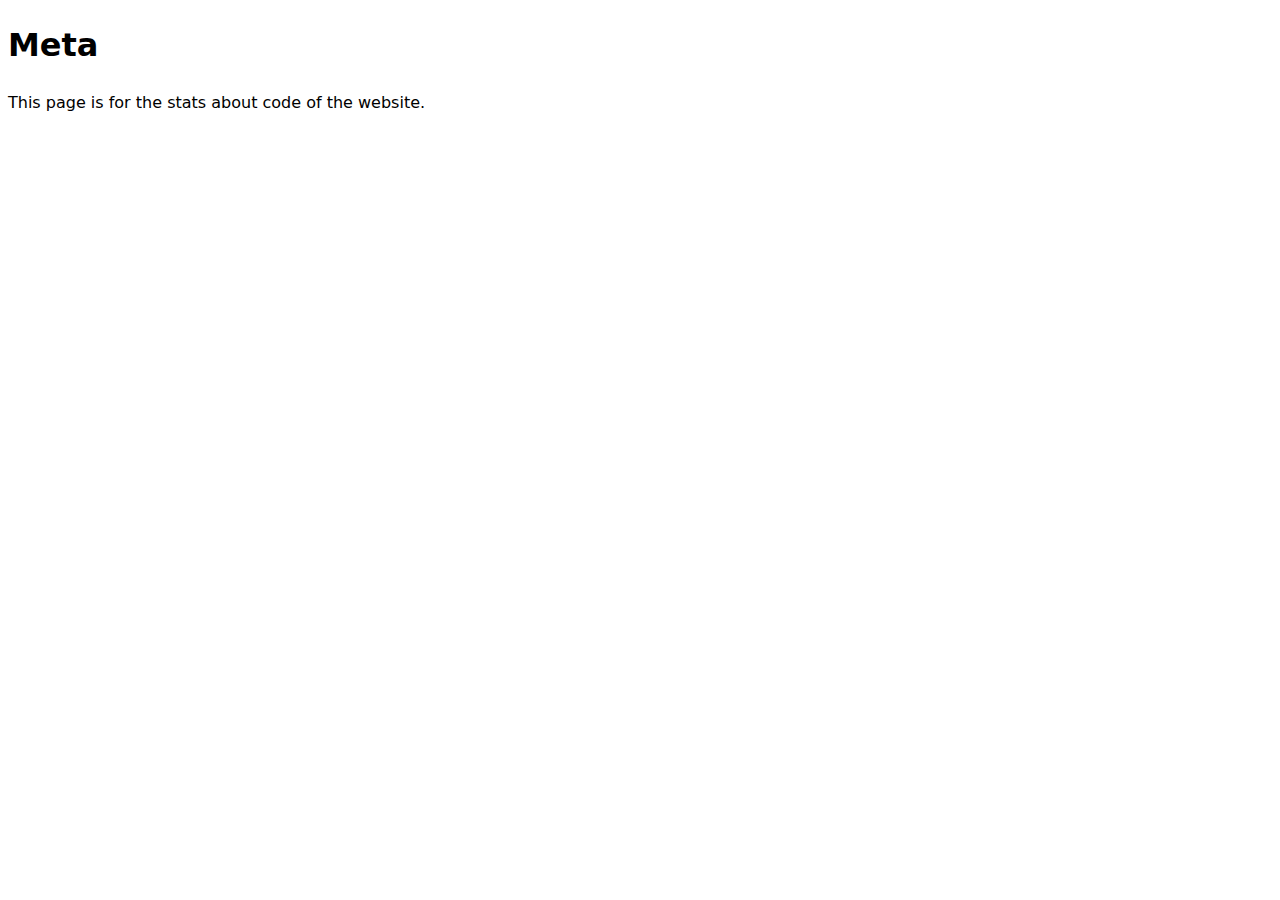
<file: meta/index.html>
<!DOCTYPE html>
<html lang="en">
<head>
    <meta charset="UTF-8">
    <title>Meta</title>
    <link rel="stylesheet" href="../style.css" />
</head>
<body>
    <h1>Meta</h1>
    <p>This page is for the stats about code of the website.</p>
</body>
</html>
</file>
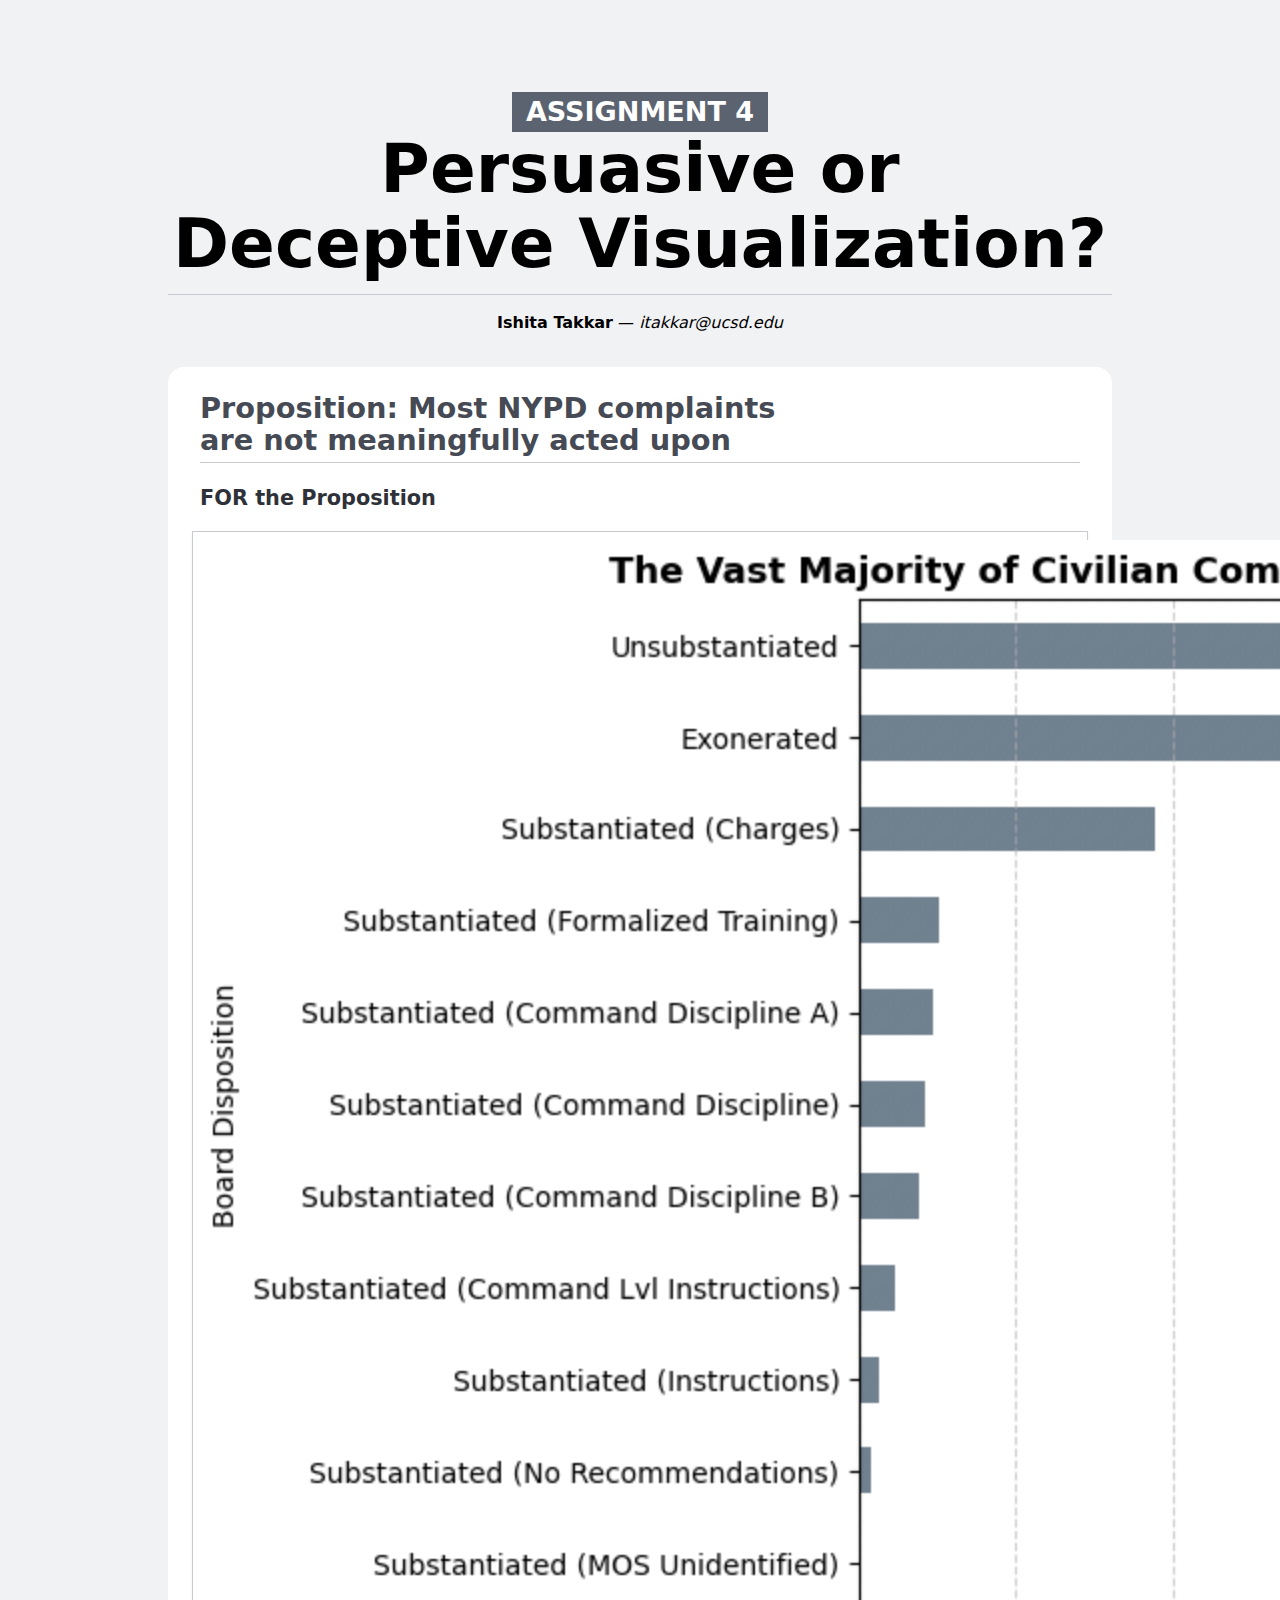
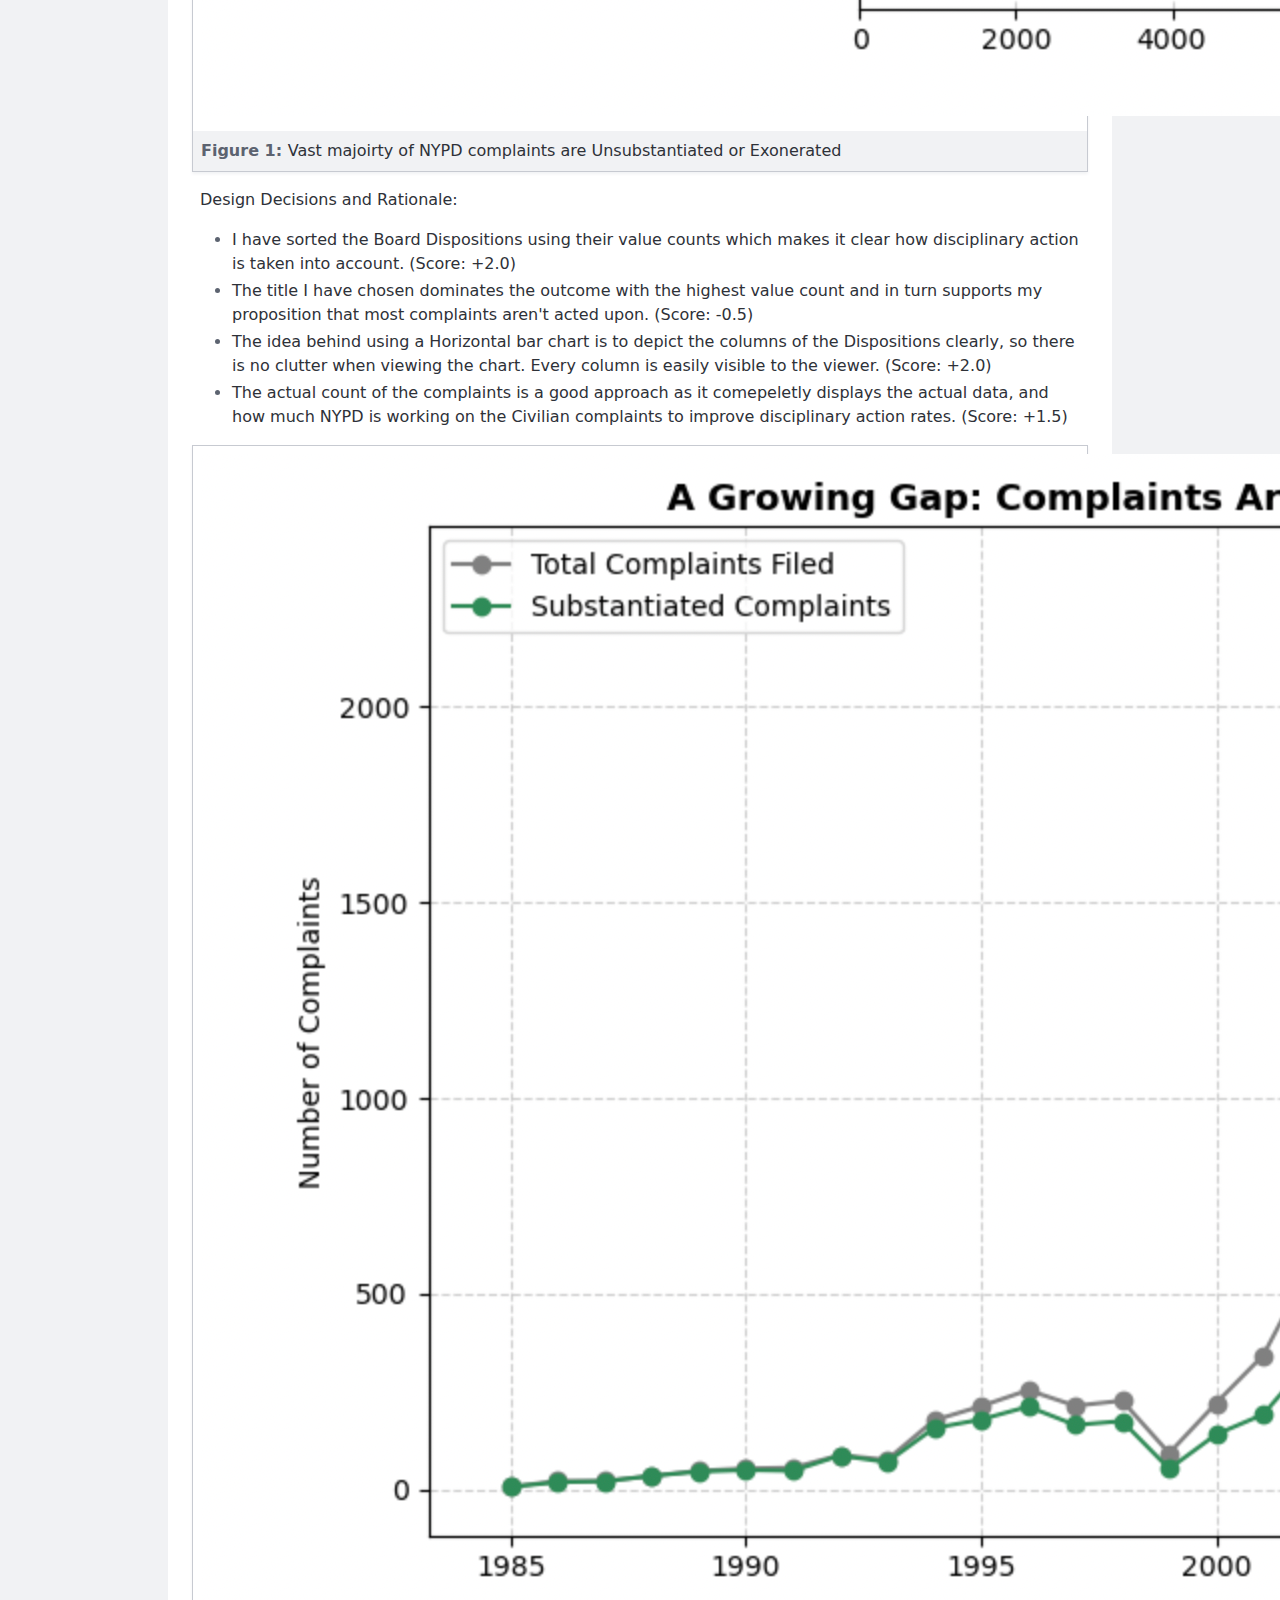
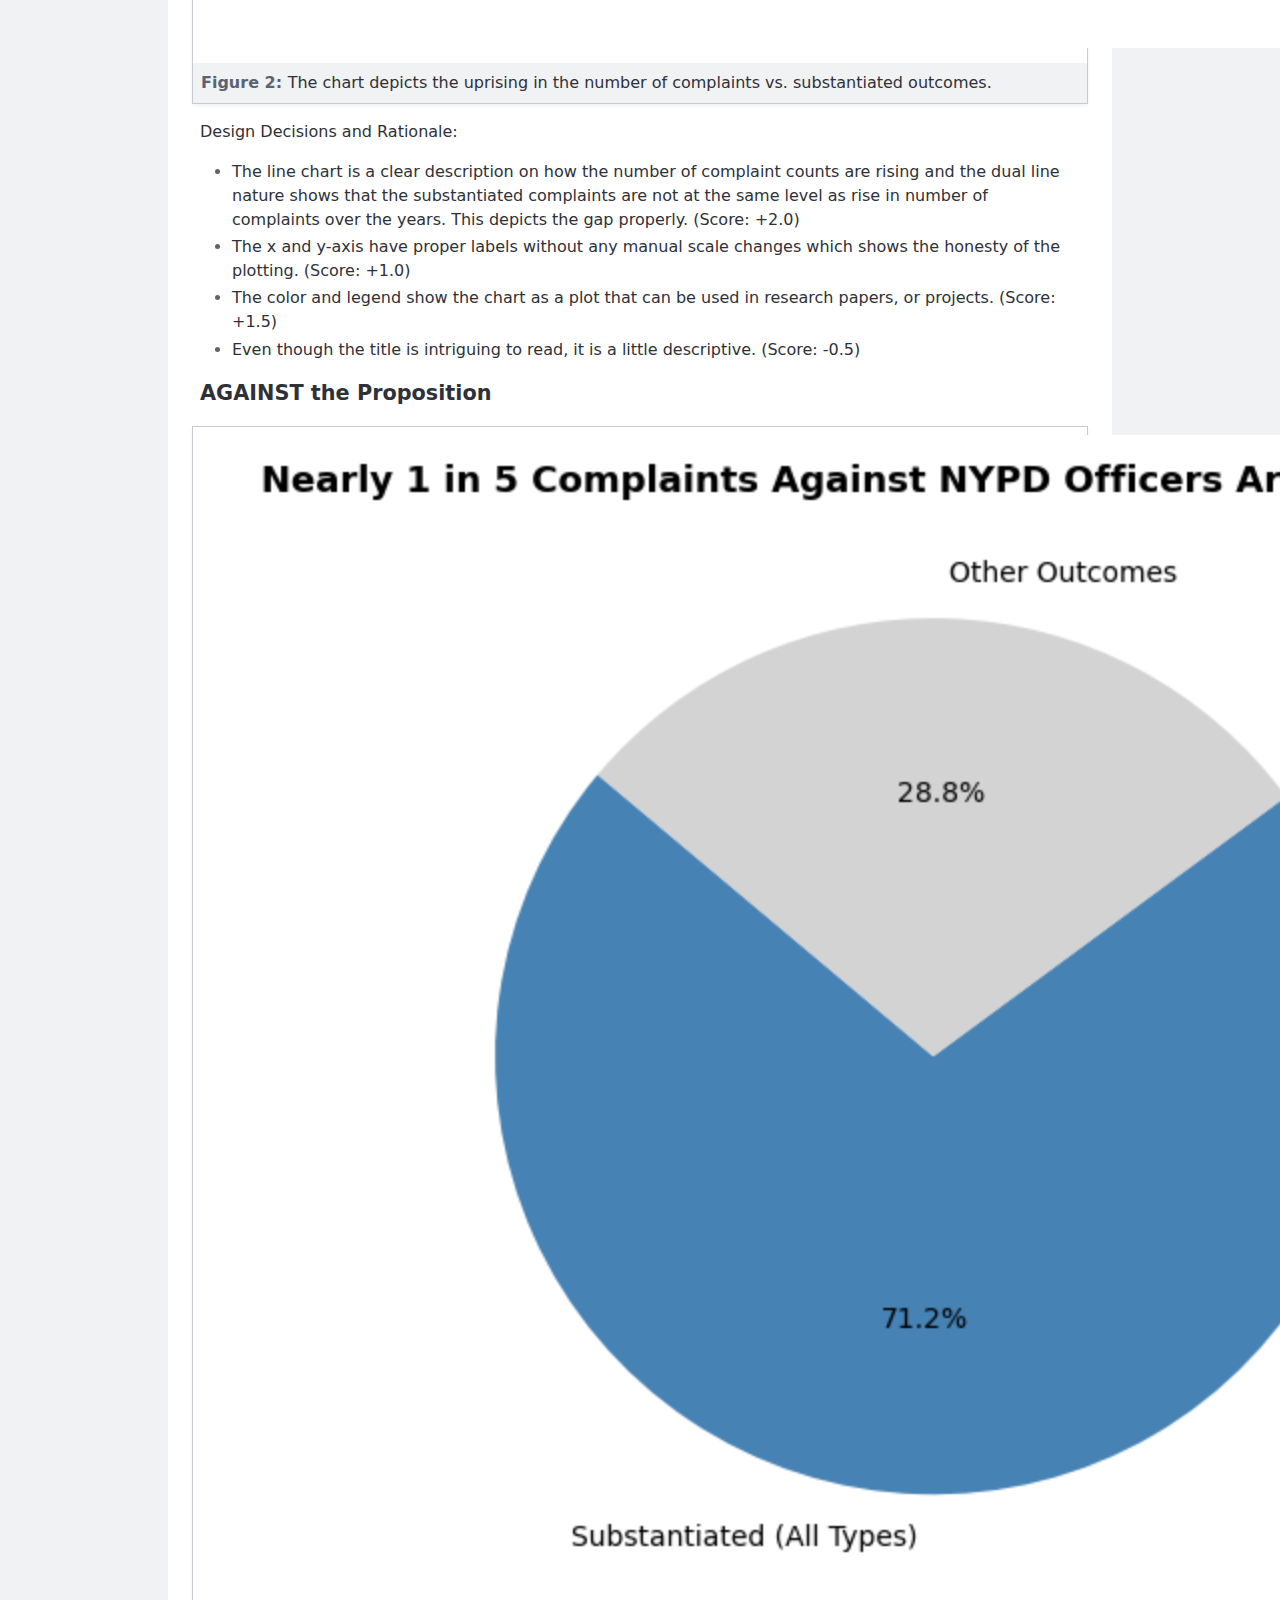
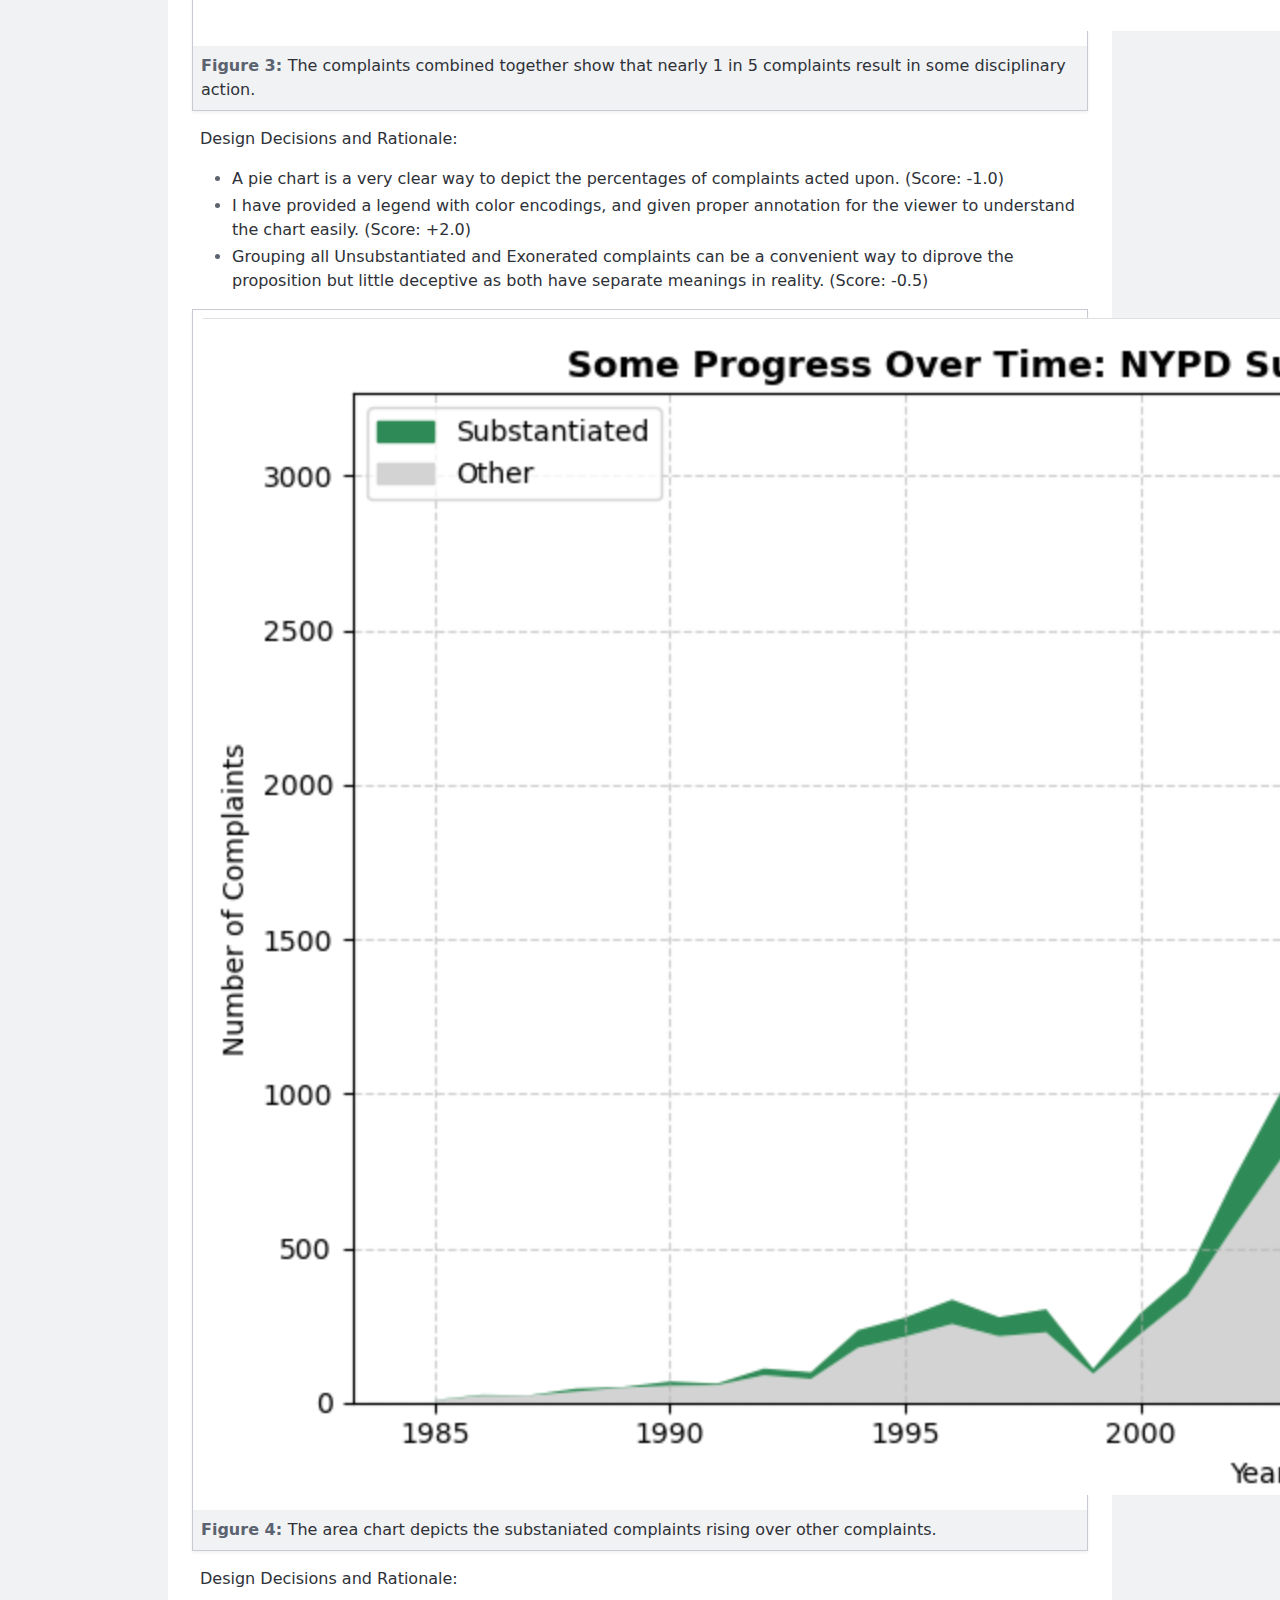
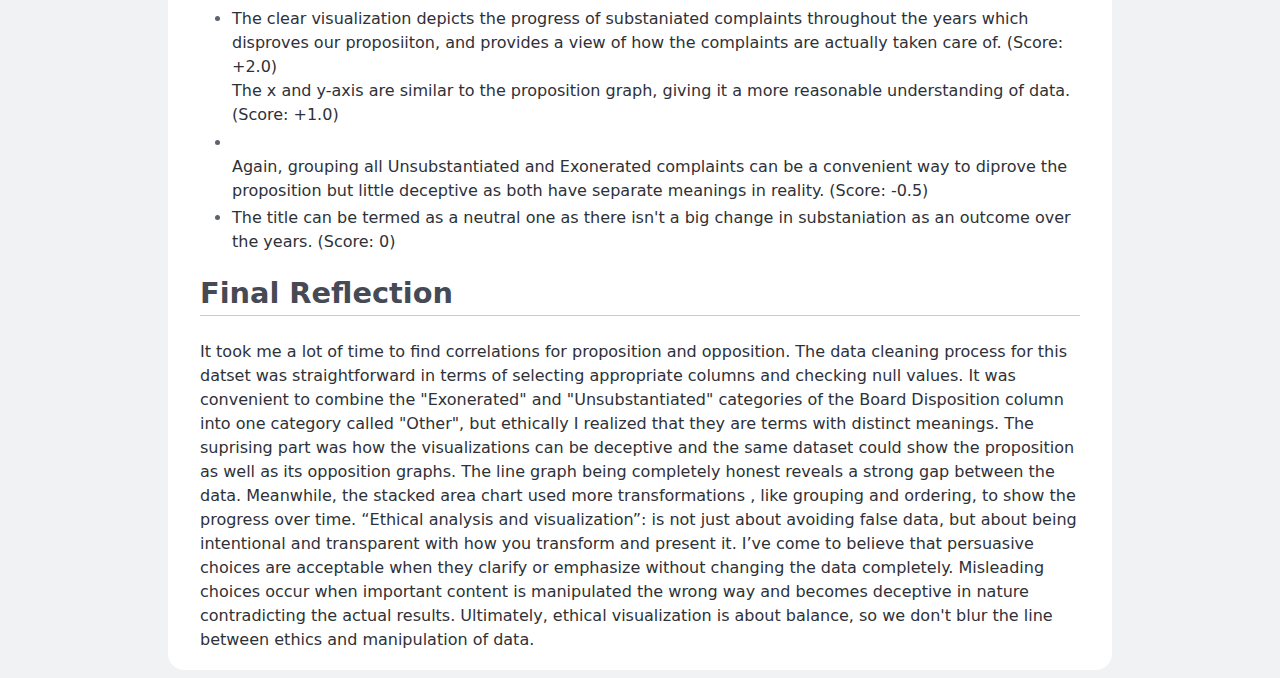
<file: project 2/index.html>
<!DOCTYPE html>
<html lang="en">
  <head>
    <title>Project 2 Report</title>
    <style>
      :root {
        --color-neutral-95: hsl(220 10% 95%);
        --color-neutral-90: hsl(220 10% 90%);
        --color-neutral-80: hsl(220 10% 80%);
        --color-neutral-70: hsl(220 10% 70%);
        --color-neutral-60: hsl(220 10% 60%);
        --color-neutral-50: hsl(220 10% 50%);
        --color-neutral-40: hsl(220 10% 40%);
        --color-neutral-30: hsl(220 10% 30%);
        --color-neutral-20: hsl(220 10% 20%);
        --color-neutral-10: hsl(220 10% 10%);
      }

      html {
        font: 100%/1.5 system-ui;
        counter-reset: figure;
        background: var(--color-neutral-95);
        max-width: min(75vw, 80em);
        margin: 0 auto;
      }

      /* Headings */

      h1,
      h2,
      h3,
      h4,
      h5,
      h6 {
        line-height: 1.1;
        font-weight: 600;
        text-wrap: balance;
      }

      h1,
      h2 {
        border-bottom: 1px solid var(--color-neutral-80);
        padding-bottom: 0.2em;
      }

      h1 {
        margin-block: 1em 0.5rem;
        font-size: clamp(2.5em, 150% + 2vh + 2vw, 10vmin);
        font-weight: 800;

        small {
          display: block;
          width: fit-content;
          padding: 0.2em 0.5em;
          margin-inline: auto;
          color: white;
          background: var(--color-neutral-40);
          font-size: 40%;
          text-transform: uppercase;
          white-space: nowrap;
        }
      }

      h2 {
        font-size: 180%;
        color: var(--color-neutral-30);
      }

      h3 {
        font-size: 130%;
      }

      /* Lists */

      ul,
      ol {
        padding-inline-start: 2em;
      }

      li {
        &::marker {
          color: var(--color-neutral-40);
        }

        + li {
          margin-top: 0.2em;
        }
      }

      /* Sectioning elements */

      header {
        padding-block: 1em;
        text-align: center;
      }

      main {
        background: white;
        color: var(--color-neutral-20);
        border-radius: 1rem;
        padding: 0.1rem 2rem;
      }

      /* Figures */

      figure {
        margin: 1em 0;
        padding: 0.5rem;
        margin-inline: -0.5em;
        border: 1px solid var(--color-neutral-80);
        box-shadow: 0 0.1em 0.2em var(--color-neutral-95);
        text-align: center;
        background: white;

        > figcaption {
          font: 500 75% var(--font-sans);
          background: var(--color-neutral-95);
          padding: 0.5rem;
          margin: -0.5rem;
          margin-top: 0.5rem;
          counter-increment: figure;
          text-align: left;

          &::before {
            content: 'Figure ' counter(figure) ': ';
            font-weight: bold;
            color: var(--color-neutral-40);
          }

          a:not(:hover, :focus, :active) {
            color: inherit;
            text-decoration: underline;
            text-decoration-color: color-mix(
              in lab,
              currentColor,
              transparent 70%
            );
          }
        }
      }
    </style>
  </head>

  <body>
    <header>
      <h1>
        <small>Assignment 4</small>
        Persuasive or Deceptive Visualization?
      </h1>

      <p><strong>Ishita Takkar</strong> — <em>itakkar@ucsd.edu</em></p>
    </header>

    <main>
      <h2>Proposition: Most NYPD complaints are not meaningfully acted upon</h2>

      <section>
        <h3>FOR the Proposition</h3>

        <figure>
          <img src="prop1.png" alt="Horizontal bar chart of Dispositions" />
          <figcaption>Vast majoirty of  NYPD complaints are Unsubstantiated or Exonerated</figcaption>
        </figure>

        <p>Design Decisions and Rationale:</p>

        <ul>
          <li>I have sorted the Board Dispositions using their value counts which makes it clear how disciplinary 
            action is taken into account. (Score: +2.0) </li>
          <li>The title I have chosen dominates the outcome with the highest value count and in turn supports my 
            proposition that most complaints aren't acted upon. (Score: -0.5) </li>
          <li>The idea behind using a Horizontal bar chart is to depict the columns of the Dispositions clearly,
            so there is no clutter when viewing the chart. Every column is easily visible to the viewer. (Score: +2.0)
          </li>
          <li>The actual count of the complaints is a good approach as it comepeletly displays the actual data, and
            how much NYPD is working on the Civilian complaints to improve disciplinary action rates. (Score: +1.5)
          </li>
        </ul>

        <figure>
          <img src="prop2.png" alt = "Line chart of complaints">
          <figcaption>The chart depicts the uprising in the number of complaints vs. substantiated outcomes.</figcaption>
        </figure>

        <p>Design Decisions and Rationale:</p>

        <ul>
          <li>The line chart is a clear description on how the number of complaint counts are rising and the dual line 
            nature shows that the substantiated complaints are not at the same level as rise in number of complaints over the years. This depicts
            the gap properly. (Score: +2.0)</li>
          <li>The x and y-axis have proper labels without any manual scale changes which shows the honesty of the plotting. (Score: +1.0)</li>
          <li>The color and legend show the chart as a plot that can be used in research papers, or projects. (Score: +1.5)</li>
          <li>Even though the title is intriguing to read, it is a little descriptive. (Score: -0.5)</li>
        </ul>
        
      </section>

      <section>
        <h3>AGAINST the Proposition</h3>

        <figure>
          <img src="opp1.png" alt="Pie chart Against Proposition of Unsubstantiated complaints" />
          <figcaption>The complaints combined together show that nearly 1 in 5 complaints result in some disciplinary action.</figcaption>
        </figure>

        <p>Design Decisions and Rationale:</p>

        <ul>
          <li>A pie chart is a very clear way to depict the percentages of complaints acted upon. (Score: -1.0)</li>
          <li>I have provided a legend with color encodings, and given proper annotation for the viewer to understand
            the chart easily. (Score: +2.0)
          </li>
          <li>Grouping all Unsubstantiated and Exonerated complaints can be a convenient way to diprove the proposition but 
            little deceptive as both have separate meanings in reality. (Score: -0.5)
          </li>
        </ul>

        <figure>
          <img src="opp2.png" alt="Stacked area chart for opposition"/>
          <figcaption>The area chart depicts the substaniated complaints rising over other complaints.</figcaption>
        </figure>
        
        <p>Design Decisions and Rationale:</p>

        <ul>
          <li> The clear visualization depicts the progress of substaniated complaints throughout the years which disproves our
            proposiiton, and provides a view of how the complaints are actually taken care of. (Score: +2.0)
          </li> The x and y-axis are similar to the proposition graph, giving it a more reasonable understanding of data. (Score: +1.0)
          <li>
          </li>Again, grouping all Unsubstantiated and Exonerated complaints can be a convenient way to diprove the proposition but 
          little deceptive as both have separate meanings in reality. (Score: -0.5)
          <li> The title can be termed as a neutral one as there isn't a big change in substaniation as an outcome over the years.
            (Score: 0)
          </li> 
        </ul>

      
      </section>

      <section>
        <h2>Final Reflection</h2>

         It took me a lot of time to find correlations for proposition and opposition. The data cleaning process for this datset
        was straightforward in terms of selecting appropriate columns and checking null values. It was convenient to combine the 
        "Exonerated" and "Unsubstantiated" categories of the Board Disposition column into one category called "Other", but ethically
        I realized that they are terms with distinct meanings.
        The suprising part was how the visualizations can be deceptive and the same dataset could show the proposition as well as its
        opposition graphs. The line graph being completely honest reveals a strong gap between the data.  Meanwhile, the stacked area chart used
        more transformations , like grouping and ordering, to show the progress over time. “Ethical analysis and visualization”: is not just about avoiding false data, 
        but about being intentional and transparent with how you transform and present it.
        I’ve come to believe that persuasive choices are acceptable when they clarify or emphasize without changing the data completely. Misleading choices occur when important
        content is manipulated the wrong way and becomes deceptive in nature contradicting the actual results. Ultimately, ethical visualization is about balance,
        so we don't blur the line between ethics and manipulation of data.
        </p>
      </section>
    </main>
  </body>
</html>
</file>
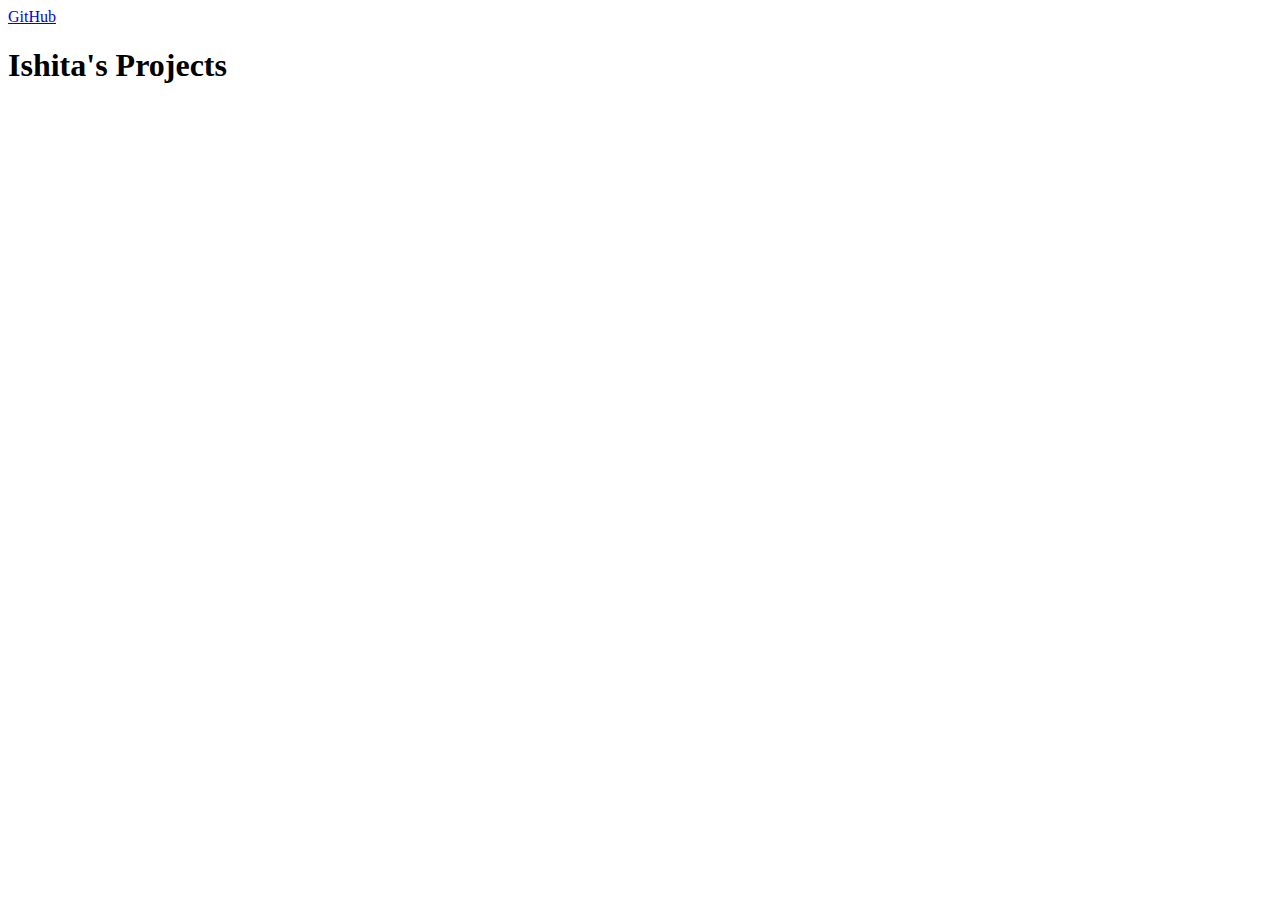
<file: projects/index.html>
<!DOCTYPE html>
<html lang="en">
<head>
    <meta charset="UTF-8">
    <meta name="viewport" content="width=device-width, initial-scale=1.0">
    <title>Ishita_Takkar: Personal site and portfolio</title>
</head>
<body>
    <nav>
        <a href= "file:///Users/ishitatakkar/Documents/GitHub/portfolio/projects/index.html"></a>
        <a href = "https://github.com/ishita-takkar" target="_blank">GitHub</a>
    <h1>Ishita's Projects</h1>
</body>
</html>
</file>
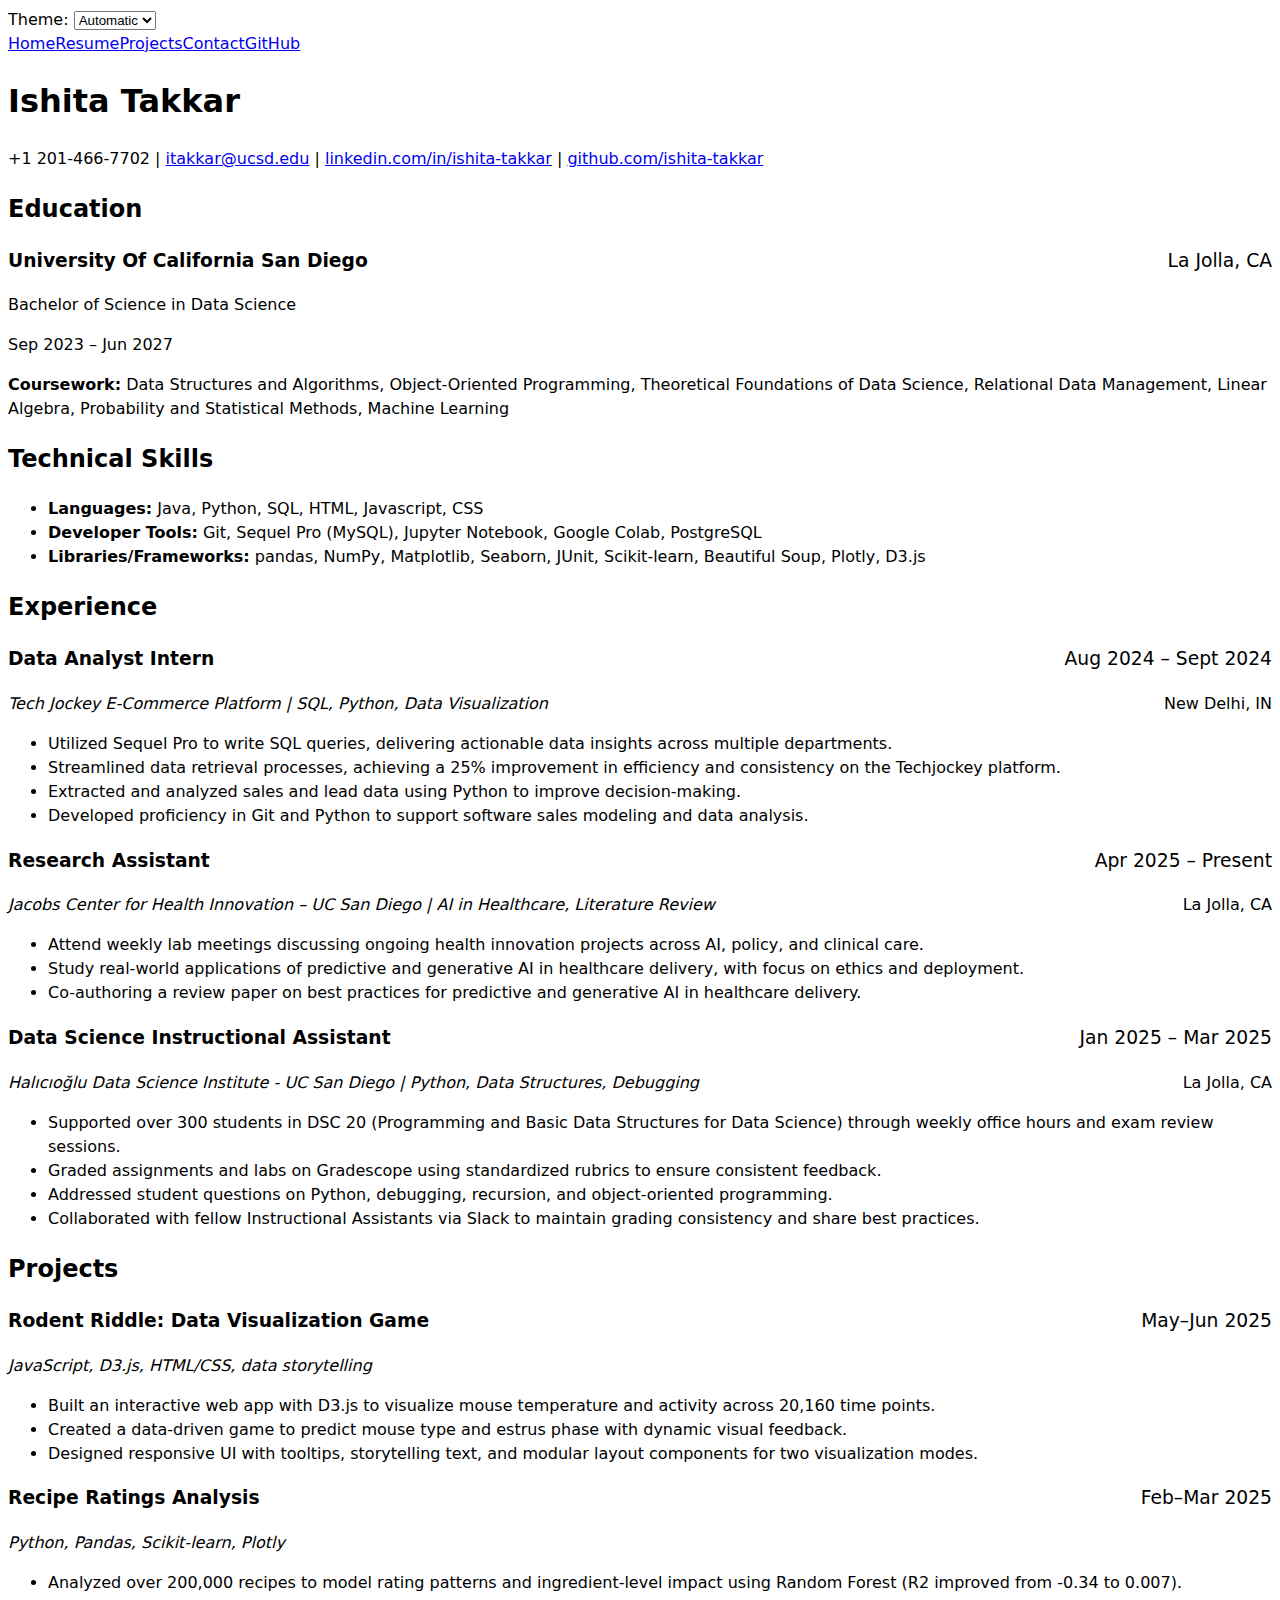
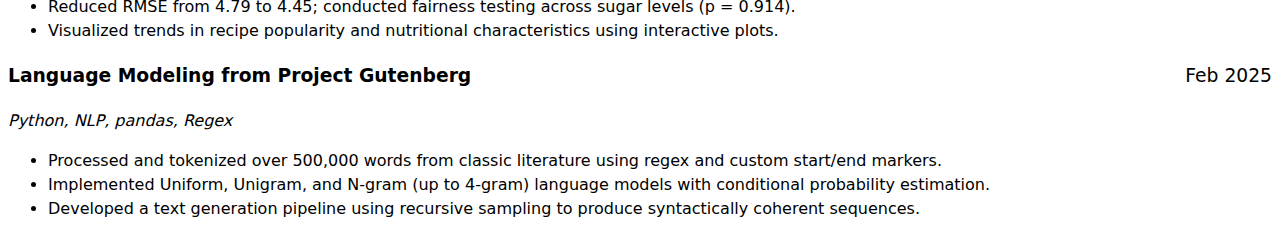
<file: resume.html>
<!DOCTYPE html>
<html lang="en">
<head>
    <link rel="stylesheet" href="style.css">
    <meta charset="UTF-8">
    <meta name="viewport" content="width=device-width, initial-scale=1.0">
    <title>CV/ Resume</title>
</head>
<body class="resume">
  <div class="resume-header">
    <h1>Ishita Takkar</h1>
    <p>+1 201-466-7702 | <a href="mailto:itakkar@ucsd.edu">itakkar@ucsd.edu</a> |  <a href="https://linkedin.com/in/ishita-takkar" target="_blank">linkedin.com/in/ishita-takkar</a> | <a href="https://github.com/ishita-takkar" target="_blank">github.com/ishita-takkar</a></p>
  </div>

  <section>
    <header><h2>Education</h2></header>
    <article>
      <h3>University Of California San Diego <span style="float:right; font-weight:normal;">La Jolla, CA</span></h3>
      <p>Bachelor of Science in Data Science</p>
      <time datetime="2023-09">Sep 2023</time> – <time datetime="2027-06">Jun 2027</time>
      <p><strong>Coursework:</strong> Data Structures and Algorithms, Object-Oriented Programming, Theoretical Foundations of Data Science, Relational Data Management, Linear Algebra, Probability and Statistical Methods, Machine Learning</p>
    </article>
  </section>

  <section>
    <header><h2>Technical Skills</h2></header>
    <ul>
      <li><strong>Languages:</strong> Java, Python, SQL, HTML, Javascript, CSS</li>
      <li><strong>Developer Tools:</strong> Git, Sequel Pro (MySQL), Jupyter Notebook, Google Colab, PostgreSQL</li>
      <li><strong>Libraries/Frameworks:</strong> pandas, NumPy, Matplotlib, Seaborn, JUnit, Scikit-learn, Beautiful Soup, Plotly, D3.js</li>
    </ul>
  </section>

  <section>
    <header><h2>Experience</h2></header>
    <article>
      <h3>Data Analyst Intern <span style="float:right; font-weight:normal;">Aug 2024 – Sept 2024</span></h3>
      <p><em>Tech Jockey E-Commerce Platform | SQL, Python, Data Visualization</em> <span style="float:right; font-weight:normal;">New Delhi, IN</span></p>
      <ul>
        <li>Utilized Sequel Pro to write SQL queries, delivering actionable data insights across multiple departments.</li>
        <li>Streamlined data retrieval processes, achieving a 25% improvement in efficiency and consistency on the Techjockey platform.</li>
        <li>Extracted and analyzed sales and lead data using Python to improve decision-making.</li>
        <li>Developed proficiency in Git and Python to support software sales modeling and data analysis.</li>
      </ul>
    </article>
    <article>
      <h3>Research Assistant <span style="float:right; font-weight:normal;">Apr 2025 – Present</span></h3>
      <p><em>Jacobs Center for Health Innovation – UC San Diego | AI in Healthcare, Literature Review</em> <span style="float:right; font-weight:normal;">La Jolla, CA</span></p>
      <ul>
        <li>Attend weekly lab meetings discussing ongoing health innovation projects across AI, policy, and clinical care.</li>
        <li>Study real-world applications of predictive and generative AI in healthcare delivery, with focus on ethics and deployment.</li>
        <li>Co-authoring a review paper on best practices for predictive and generative AI in healthcare delivery.</li>
      </ul>
    </article>
    <article>
      <h3>Data Science Instructional Assistant <span style="float:right; font-weight:normal;">Jan 2025 – Mar 2025</span></h3>
      <p><em>Halıcıoğlu Data Science Institute - UC San Diego | Python, Data Structures, Debugging</em> <span style="float:right; font-weight:normal;">La Jolla, CA</span></p>
      <ul>
        <li>Supported over 300 students in DSC 20 (Programming and Basic Data Structures for Data Science) through weekly office hours and exam review sessions.</li>
        <li>Graded assignments and labs on Gradescope using standardized rubrics to ensure consistent feedback.</li>
        <li>Addressed student questions on Python, debugging, recursion, and object-oriented programming.</li>
        <li>Collaborated with fellow Instructional Assistants via Slack to maintain grading consistency and share best practices.</li>
      </ul>
    </article>
  </section>

  <section>
    <header><h2>Projects</h2></header>
    <article>
      <h3>Rodent Riddle: Data Visualization Game <span style="float:right; font-weight:normal;">May–Jun 2025</span></h3>
      <p><em>JavaScript, D3.js, HTML/CSS, data storytelling</em></p>
      <ul>
        <li>Built an interactive web app with D3.js to visualize mouse temperature and activity across 20,160 time points.</li>
        <li>Created a data-driven game to predict mouse type and estrus phase with dynamic visual feedback.</li>
        <li>Designed responsive UI with tooltips, storytelling text, and modular layout components for two visualization modes.</li>
      </ul>
    </article>
    <article>
      <h3>Recipe Ratings Analysis <span style="float:right; font-weight:normal;">Feb–Mar 2025</span></h3>
      <p><em>Python, Pandas, Scikit-learn, Plotly</em></p>
      <ul>
        <li>Analyzed over 200,000 recipes to model rating patterns and ingredient-level impact using Random Forest (R2 improved from -0.34 to 0.007).</li>
        <li>Reduced RMSE from 4.79 to 4.45; conducted fairness testing across sugar levels (p = 0.914).</li>
        <li>Visualized trends in recipe popularity and nutritional characteristics using interactive plots.</li>
      </ul>
    </article>
    <article>
      <h3>Language Modeling from Project Gutenberg <span style="float:right; font-weight:normal;">Feb 2025</span></h3>
      <p><em>Python, NLP, pandas, Regex</em></p>
      <ul>
        <li>Processed and tokenized over 500,000 words from classic literature using regex and custom start/end markers.</li>
        <li>Implemented Uniform, Unigram, and N-gram (up to 4-gram) language models with conditional probability estimation.</li>
        <li>Developed a text generation pipeline using recursive sampling to produce syntactically coherent sequences.</li>
      </ul>
    </article>
  </section>
  <script type="module" src="global.js"></script>
</body>
</html>
</file>
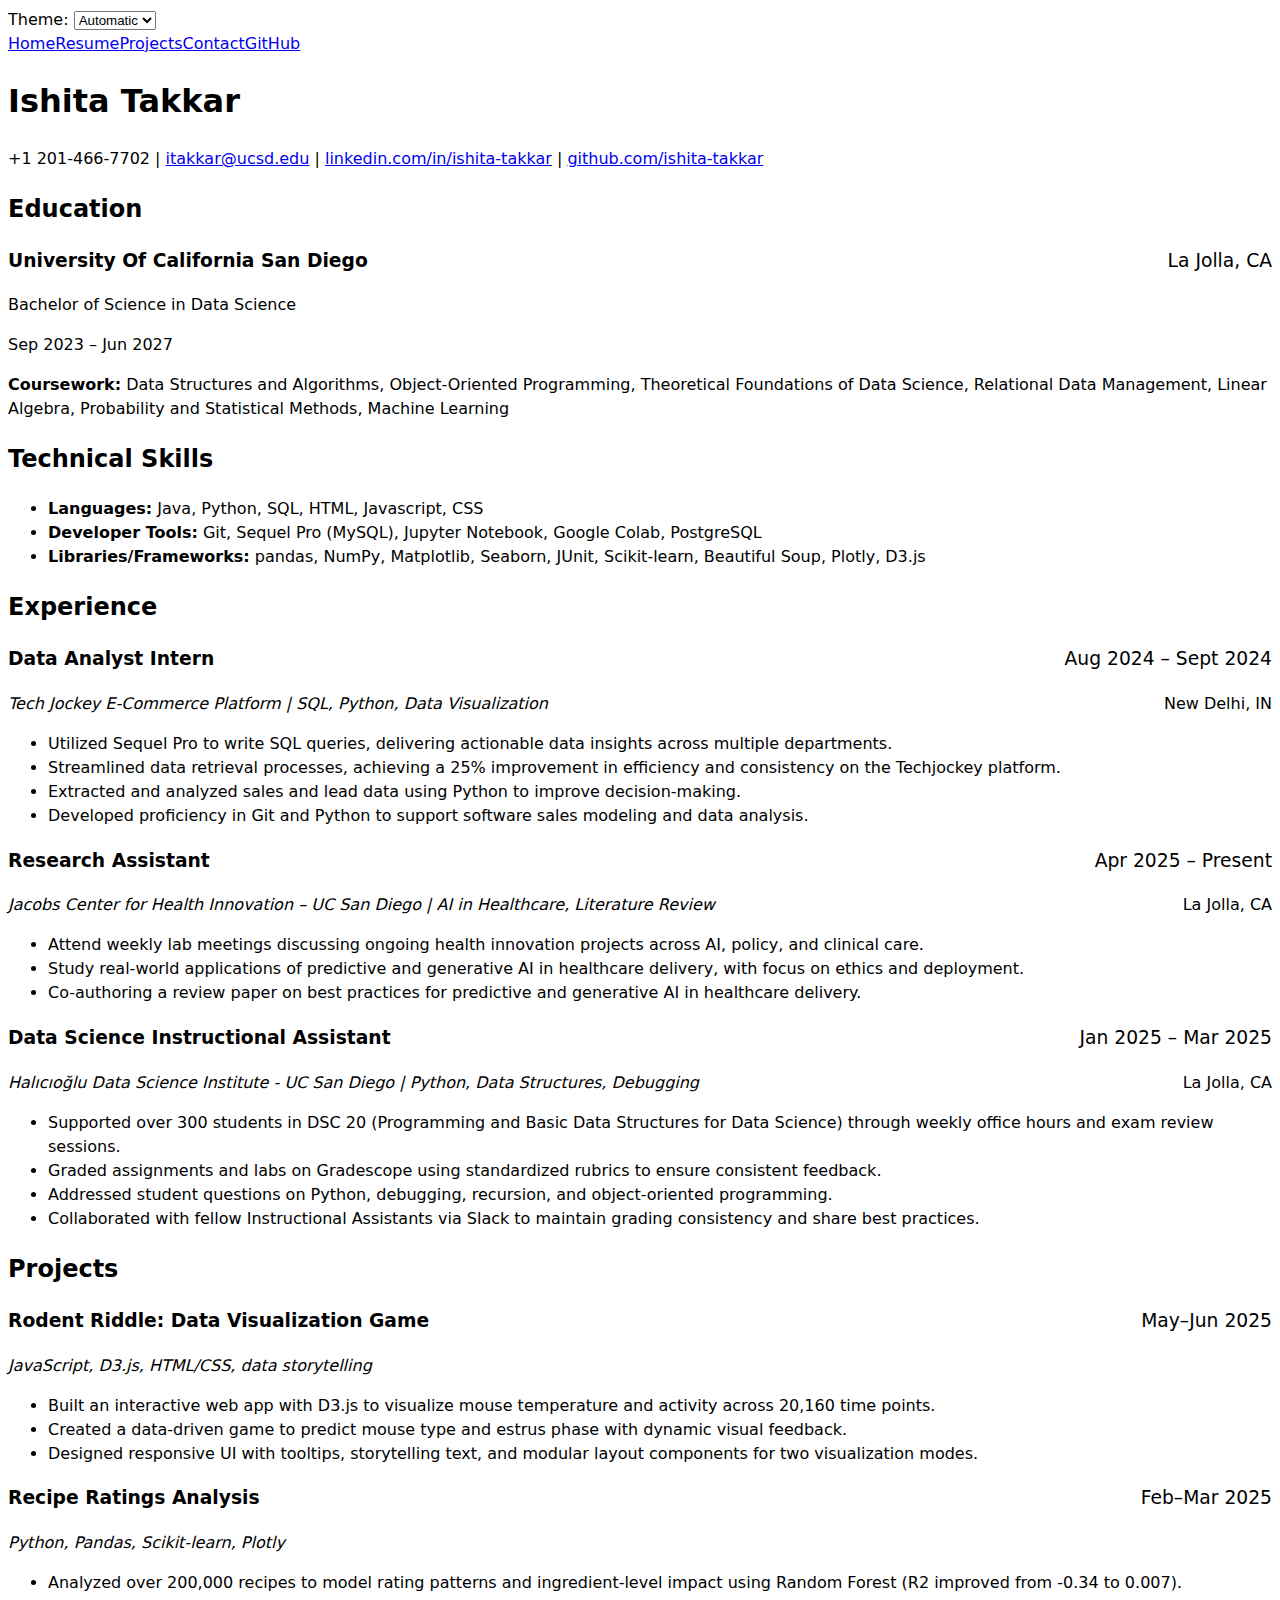
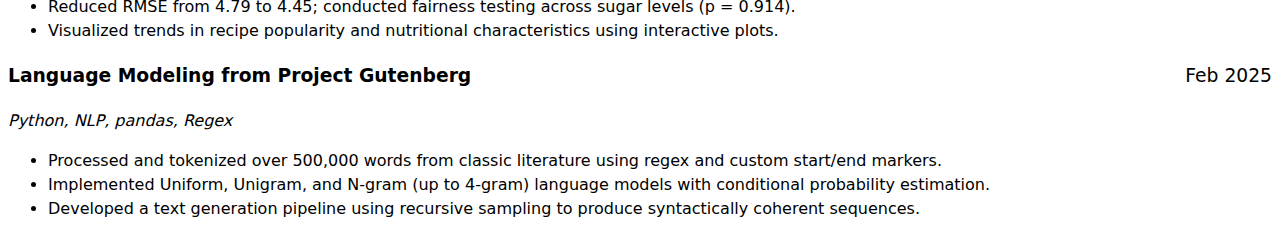
<file: contact/resume.html>
<!DOCTYPE html>
<html lang="en">
<head>
    <link rel="stylesheet" href="../style.css">
    <meta charset="UTF-8">
    <meta name="viewport" content="width=device-width, initial-scale=1.0">
    <title>CV/ Resume</title>
</head>
<body class="resume">
  <div class="resume-header">
    <h1>Ishita Takkar</h1>
    <p>+1 201-466-7702 | <a href="mailto:itakkar@ucsd.edu">itakkar@ucsd.edu</a> | <a href="https://linkedin.com/in/ishita-takkar" target="_blank">linkedin.com/in/ishita-takkar</a> | <a href="https://github.com/ishita-takkar" target="_blank">github.com/ishita-takkar</a></p>
  </div>

  <section>
    <header><h2>Education</h2></header>
    <article>
      <h3>University Of California San Diego <span style="float:right; font-weight:normal;">La Jolla, CA</span></h3>
      <p>Bachelor of Science in Data Science</p>
      <time datetime="2023-09">Sep 2023</time> – <time datetime="2027-06">Jun 2027</time>
      <p><strong>Coursework:</strong> Data Structures and Algorithms, Object-Oriented Programming, Theoretical Foundations of Data Science, Relational Data Management, Linear Algebra, Probability and Statistical Methods, Machine Learning</p>
    </article>
  </section>

  <section>
    <header><h2>Technical Skills</h2></header>
    <ul>
      <li><strong>Languages:</strong> Java, Python, SQL, HTML, Javascript, CSS</li>
      <li><strong>Developer Tools:</strong> Git, Sequel Pro (MySQL), Jupyter Notebook, Google Colab, PostgreSQL</li>
      <li><strong>Libraries/Frameworks:</strong> pandas, NumPy, Matplotlib, Seaborn, JUnit, Scikit-learn, Beautiful Soup, Plotly, D3.js</li>
    </ul>
  </section>

  <section>
    <header><h2>Experience</h2></header>
    <article>
      <h3>Data Analyst Intern <span style="float:right; font-weight:normal;">Aug 2024 – Sept 2024</span></h3>
      <p><em>Tech Jockey E-Commerce Platform | SQL, Python, Data Visualization</em> <span style="float:right; font-weight:normal;">New Delhi, IN</span></p>
      <ul>
        <li>Utilized Sequel Pro to write SQL queries, delivering actionable data insights across multiple departments.</li>
        <li>Streamlined data retrieval processes, achieving a 25% improvement in efficiency and consistency on the Techjockey platform.</li>
        <li>Extracted and analyzed sales and lead data using Python to improve decision-making.</li>
        <li>Developed proficiency in Git and Python to support software sales modeling and data analysis.</li>
      </ul>
    </article>
    <article>
      <h3>Research Assistant <span style="float:right; font-weight:normal;">Apr 2025 – Present</span></h3>
      <p><em>Jacobs Center for Health Innovation – UC San Diego | AI in Healthcare, Literature Review</em> <span style="float:right; font-weight:normal;">La Jolla, CA</span></p>
      <ul>
        <li>Attend weekly lab meetings discussing ongoing health innovation projects across AI, policy, and clinical care.</li>
        <li>Study real-world applications of predictive and generative AI in healthcare delivery, with focus on ethics and deployment.</li>
        <li>Co-authoring a review paper on best practices for predictive and generative AI in healthcare delivery.</li>
      </ul>
    </article>
    <article>
      <h3>Data Science Instructional Assistant <span style="float:right; font-weight:normal;">Jan 2025 – Mar 2025</span></h3>
      <p><em>Halıcıoğlu Data Science Institute - UC San Diego | Python, Data Structures, Debugging</em> <span style="float:right; font-weight:normal;">La Jolla, CA</span></p>
      <ul>
        <li>Supported over 300 students in DSC 20 (Programming and Basic Data Structures for Data Science) through weekly office hours and exam review sessions.</li>
        <li>Graded assignments and labs on Gradescope using standardized rubrics to ensure consistent feedback.</li>
        <li>Addressed student questions on Python, debugging, recursion, and object-oriented programming.</li>
        <li>Collaborated with fellow Instructional Assistants via Slack to maintain grading consistency and share best practices.</li>
      </ul>
    </article>
  </section>

  <section>
    <header><h2>Projects</h2></header>
    <article>
      <h3>Rodent Riddle: Data Visualization Game <span style="float:right; font-weight:normal;">May–Jun 2025</span></h3>
      <p><em>JavaScript, D3.js, HTML/CSS, data storytelling</em></p>
      <ul>
        <li>Built an interactive web app with D3.js to visualize mouse temperature and activity across 20,160 time points.</li>
        <li>Created a data-driven game to predict mouse type and estrus phase with dynamic visual feedback.</li>
        <li>Designed responsive UI with tooltips, storytelling text, and modular layout components for two visualization modes.</li>
      </ul>
    </article>
    <article>
      <h3>Recipe Ratings Analysis <span style="float:right; font-weight:normal;">Feb–Mar 2025</span></h3>
      <p><em>Python, Pandas, Scikit-learn, Plotly</em></p>
      <ul>
        <li>Analyzed over 200,000 recipes to model rating patterns and ingredient-level impact using Random Forest (R2 improved from -0.34 to 0.007).</li>
        <li>Reduced RMSE from 4.79 to 4.45; conducted fairness testing across sugar levels (p = 0.914).</li>
        <li>Visualized trends in recipe popularity and nutritional characteristics using interactive plots.</li>
      </ul>
    </article>
    <article>
      <h3>Language Modeling from Project Gutenberg <span style="float:right; font-weight:normal;">Feb 2025</span></h3>
      <p><em>Python, NLP, pandas, Regex</em></p>
      <ul>
        <li>Processed and tokenized over 500,000 words from classic literature using regex and custom start/end markers.</li>
        <li>Implemented Uniform, Unigram, and N-gram (up to 4-gram) language models with conditional probability estimation.</li>
        <li>Developed a text generation pipeline using recursive sampling to produce syntactically coherent sequences.</li>
      </ul>
    </article>
  </section>
  <script type="module" src="../global.js"></script>
</body>
</html>
</file>
<file: style.css>
body {
    /* Set line height to 1.5 times the font size
         and use the OS’s UI font as the website font
       */
    font: 100%/1.5 system-ui;
  }
</file>
